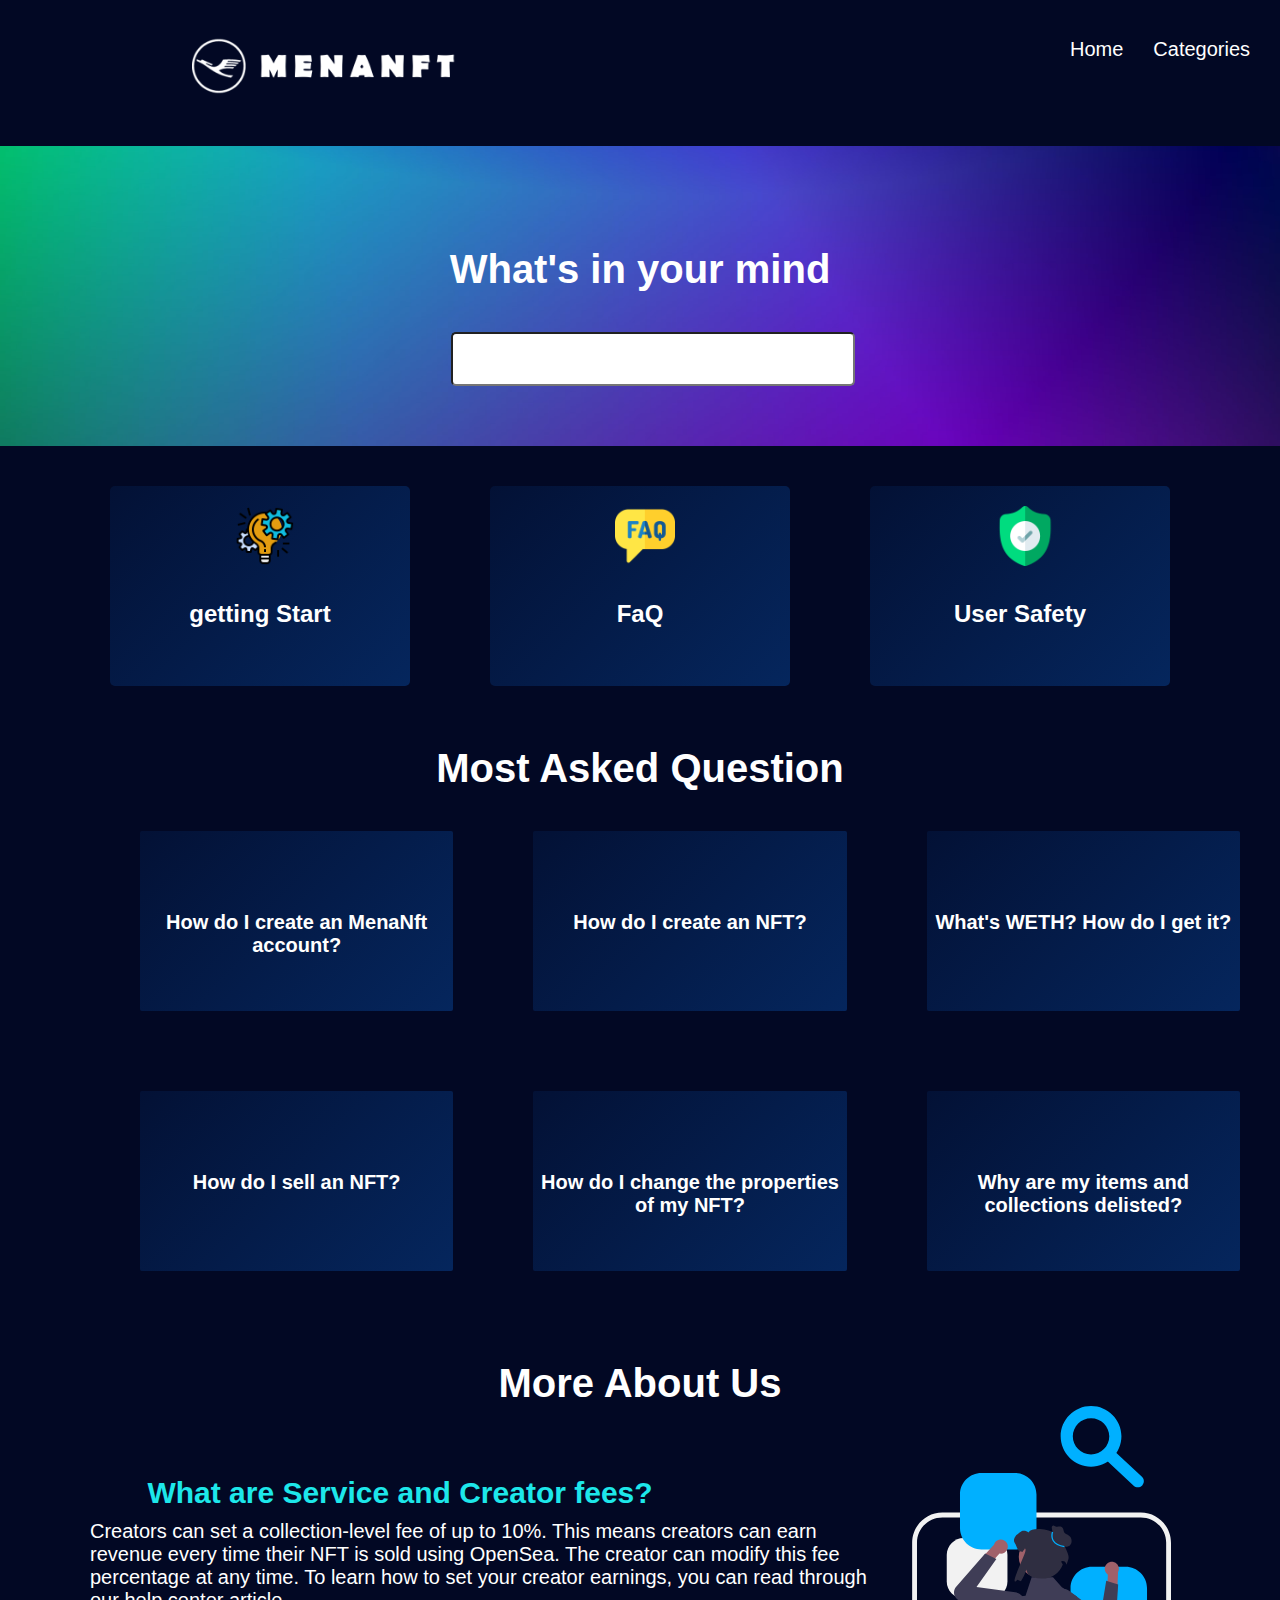
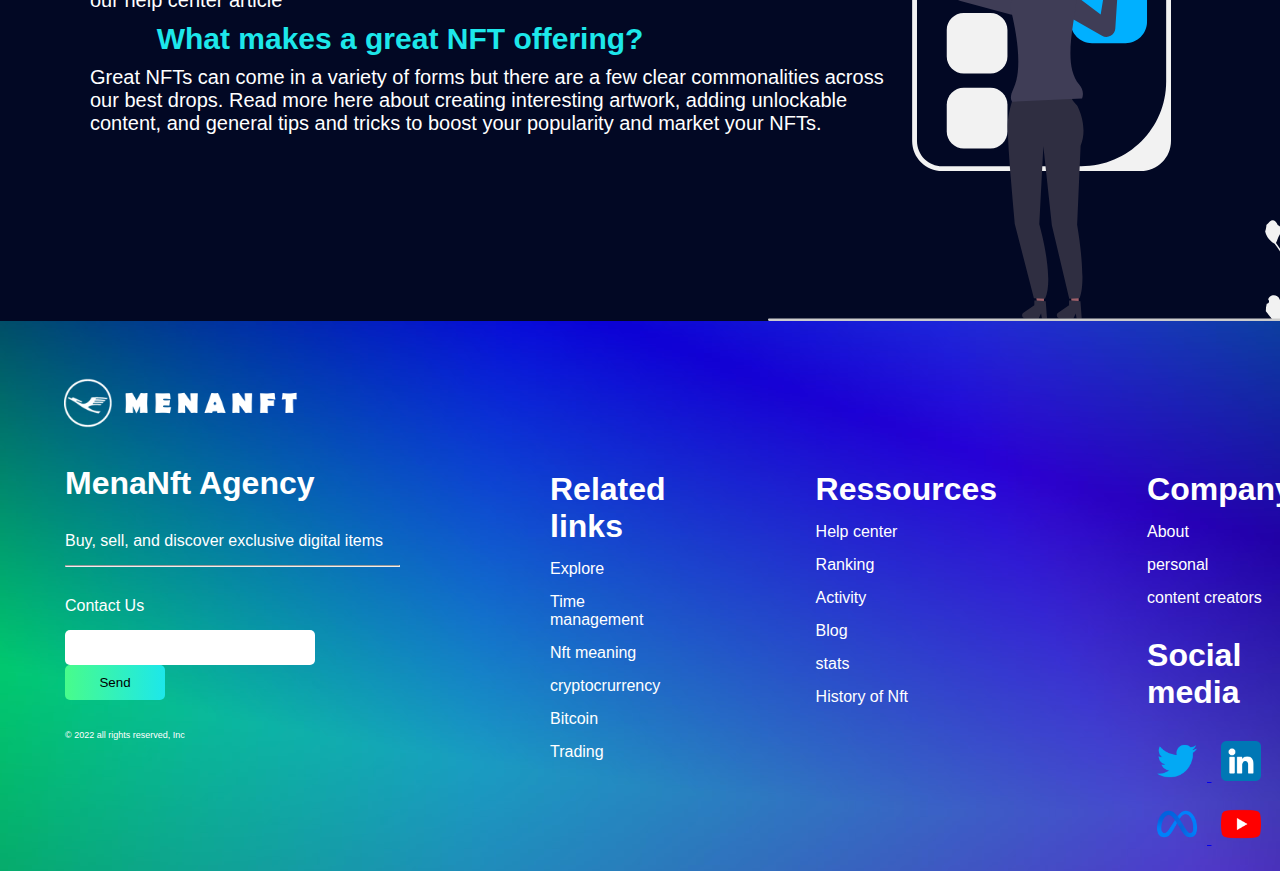
<file: about.html>
<!DOCTYPE html>
<html lang="en">

<head>
    <meta charset="UTF-8">
    <meta http-equiv="X-UA-Compatible" content="IE=edge">
    <meta name="viewport" content="width=device-width, initial-scale=1.0">
    <title>Document</title>

    <link rel="stylesheet" href="about.css">

</head>

<body>
    <header>
        <div class="navbar">
            <div class="main-logo">
                <img src="Untitled-2.png">
            </div>
            <ul class="element">
                <a href="index.html">
                    <li>Home</li>
                </a>

                <a href="categories.html">
                    <li>Categories</li>
                </a>
                <a href="profile.html">
                    <li>Profile</li>
                </a>
                <li>About Us</li>



                <!--<img src="menu(1).png">-->
            </ul>

        </div>
        <div class="part5 ">

            <div class="title1 ">
                <h1>What's in your mind</h1>


                <input type="search " placeholder="Search here ">
            </div>
        </div>

    </header>
    <div class="part1">
        <div class="About-card">
            <img src="project-management.png">
            <h2>getting Start</h2>
            <p></p>
        </div>
        <div class="About-card">
            <img src="faq.png">
            <h2>FaQ</h2>
            <p></p>
        </div>
        <div class="About-card">
            <img src="shield.png">
            <h2>User Safety

            </h2>
            <p></p>
        </div>
    </div>
    <section class="part2">
        <div class="titre">
            <h1>Most Asked Question</h1>
        </div>
        <div class="question-container">

            <div class="question-cards">

                <div class="question-card1">
                    <h2> How do I create an MenaNft account?</h2>
                </div>
                <div class="question-card1">
                    <h2>
                        How do I create an NFT?
                    </h2>
                </div>
                <div class="question-card1">
                    <h2> What's WETH? How do I get it? </h2>
                </div>
            </div>
            <div class="question-cards">
                <div class="question-card1">
                    <h2> How do I sell an NFT? </h2>
                </div>
                <div class="question-card1">
                    <h2>
                        How do I change the properties of my NFT?
                    </h2>
                </div>
                <div class="question-card1">
                    <h2> Why are my items and collections delisted?</h2>
                </div>
            </div>
        </div>

    </section>
    <section class="part3">
        <div class="titre">
            <h1>More About Us</h1>
        </div>
        <div class="container">
            <div class="paragraph">
                <h2>What are Service and Creator fees?</h2>
                <p>Creators can set a collection-level fee of up to 10%. This means creators can earn revenue every time their NFT is sold using OpenSea. The creator can modify this fee percentage at any time. To learn how to set your creator earnings, you
                    can read through our help center article</p>
                <h2> What makes a great NFT offering? </h2>
                <p>Great NFTs can come in a variety of forms but there are a few clear commonalities across our best drops. Read more here about creating interesting artwork, adding unlockable content, and general tips and tricks to boost your popularity
                    and market your NFTs. </p>
            </div>
            <img src="undraw_searching_re_3ra9.svg">
        </div>

    </section>
    <footer>
        <div class="footer1">
            <img src="Untitled-2.png">
            <h1>MenaNft Agency</h1>
            <p>Buy, sell, and discover exclusive digital items</p>
            <hr>
            <p>Contact Us</p>
            <div class="contact">
                <input type="email" alt="" value="" placeholder="Enter You Email">
                <button>Send</button>

            </div>
            <p style="font-size: 9px;">© 2022 all rights reserved, Inc</p>
        </div>
        <div class="footer2">
            <h1>Related links</h1>
            <p>Explore</p>
            <p>Time management</p>
            <p>Nft meaning</p>
            <p>cryptocrurrency</p>
            <p>Bitcoin</p>
            <p>Trading</p>

        </div>
        <div class="footer2">
            <h1>Ressources</h1>
            <p>Help center</p>
            <p>Ranking</p>
            <p>Activity</p>
            <p>Blog</p>
            <p>stats</p>
            <p>History of Nft</p>

        </div>
        <div class="social-media">
            <div class="footer2">
                <h1>Company</h1>
                <p>About</p>
                <p>personal </p>
                <p>content creators</p>


            </div>
            <div class="social-media-contact">
                <h1>Social media</h1>
                <div class="icons">

                    <button><a href="https://twitter.com/login"><img src="twitter(1).png"</a></button>
                    <button><a href="https://linkedin.com/"><img src="linkedin.png"</a></button>
                    <button><a href="https://Meta.com/login"><img src="meta.png"</a></button>
                    <button><a href="https://youtube.com/login"><img src="youtube.png"</a></button>

                </div>
            </div>
        </div>
    </footer>
</body>

</html>
</file>
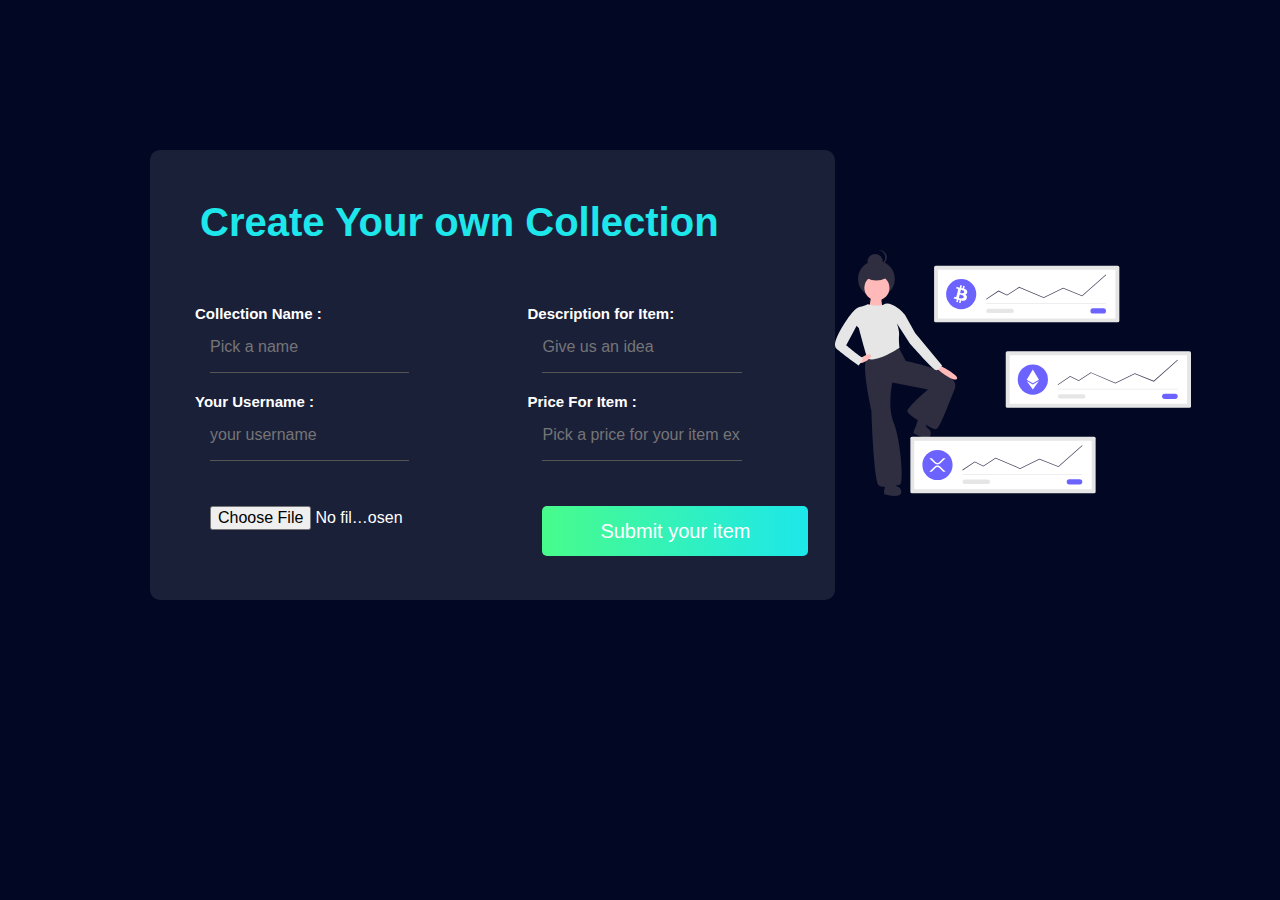
<file: Create.html>
<!DOCTYPE html>
<html lang="en">

<head>
    <meta charset="UTF-8">
    <meta http-equiv="X-UA-Compatible" content="IE=edge">
    <meta name="viewport" content="width=device-width, initial-scale=1.0">
    <title>Document</title>
    <link rel="stylesheet " href="create.css">
</head>

<body>
    <section class="sign-in">


        <div class="form-sign-in">

            <div class="main-title">
                <h1>Create Your own Collection</h1>
            </div>
            <form id="form3">
                <div class="inputs">

                    <div class="data">
                        <label>Collection Name :</label>
                        <input id="coll-name" type="text" placeholder="Pick a name ">
                        <span id="error1"></span>
                    </div>
                    <div class="data">
                        <label> Description for Item:</label>
                        <input id="description" type="text" placeholder="Give us an idea ">
                        <span id="error2"></span>
                    </div>
                    <div class="data">
                        <label>Your Username :</label>
                        <input id="my-name" type="text" placeholder="your username">
                        <span id="error3"></span>
                    </div>
                    <div class="data">
                        <label>Price For Item :</label>
                        <input id="Price" type="text" placeholder="Pick a price for your item ex 0.06 Eth">
                        <span id="error4"></span>
                    </div>
                    <div class="data">

                        <input id="file" type="file">
                    </div>
                    <div class="data">

                        <input id="submit" type="submit" value="Submit your item">
                    </div>
                </div>

            </form>


        </div>
        <div class="left-right">
            <img src="undraw_crypto_portfolio_2jy5.svg">
        </div>

    </section>
</body>
<script src="create.js"></script>

</html>
</file>
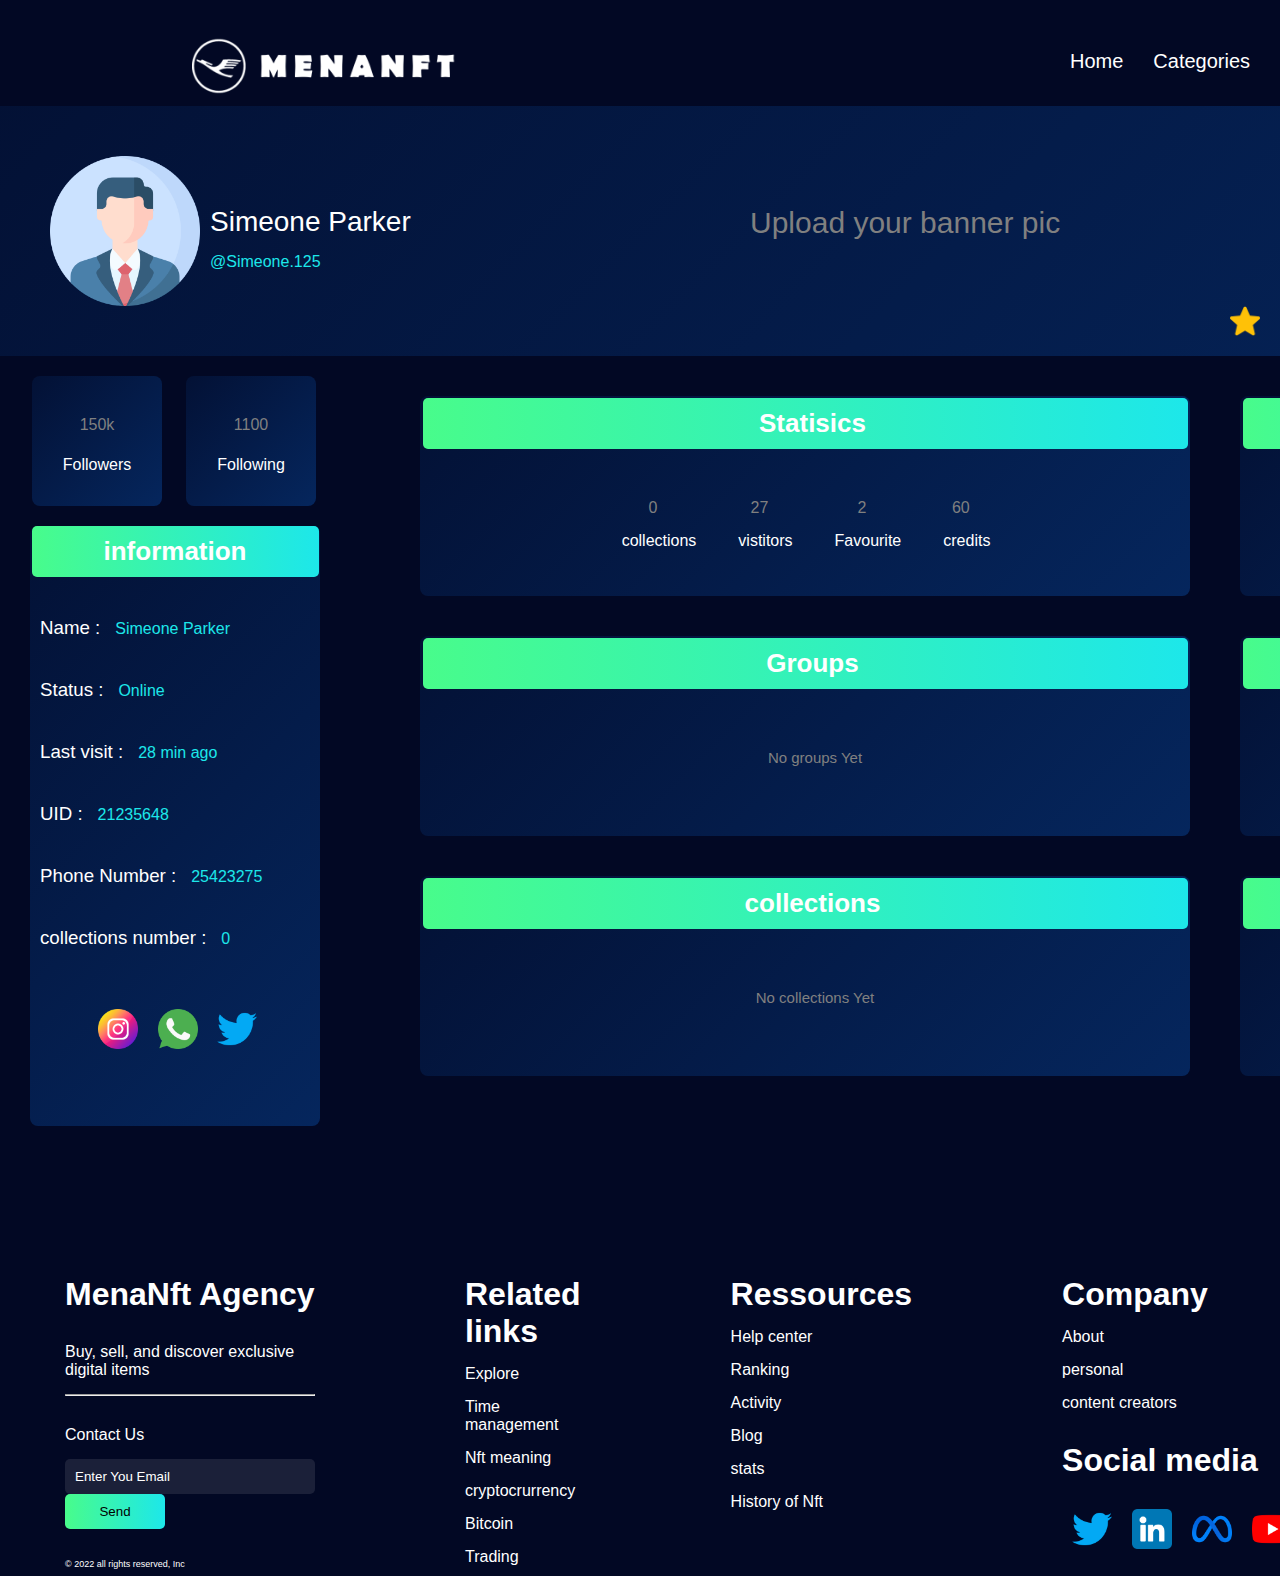
<file: profile.html>
<!DOCTYPE html>
<html lang="en">

<head>
    <meta charset="UTF-8">
    <meta http-equiv="X-UA-Compatible" content="IE=edge">
    <meta name="viewport" content="width=device-width, initial-scale=1.0">
    <title>Document</title>
    <link rel="stylesheet" href="profile.css">
</head>

<body>
    <header>



        <div class="navbar">
            <div class="main-logo">
                <img src="Untitled-2.png">
            </div>
            <ul class="element">
                <a href="index.html">
                    <li>Home</li>
                </a>
                <a href="categories.html">
                    <li>Categories</li>
                </a>
                <li>Profile</li>
                <a href="about.html">
                    <li>About Us</li>
                </a>



                <!--<img src="menu(1).png">-->
            </ul>

        </div>


    </header>
    <section class="profile-head">
        <div class="card-information">
            <div class="banner-pic">
                <!--   <img src="/Modern Gaming Cover YouTube Channel Art.png" </div>-->
                <div class="text">
                    <p>Upload your banner pic </p>
                </div>
                <div class="profile-pic">
                    <img src="profile.png" </div>
                    <div class="name-username">
                        <div class="name">
                            <p>Simeone Parker</p>
                        </div>
                        <div class="username">
                            <p>@Simeone.125</p>
                        </div>
                    </div>
                </div>
                <div class="icon-star">
                    <img src="star(1).png">

                </div>
            </div>
    </section>
    <section class="profile-section">
        <div class="attributs">
            <div class="follwers">

                <div class="box-followers">

                    <p id="number">150k </p>
                    <p id="text">Followers</p>
                </div>
                <div class="box-followers">

                    <p id="number">1100 </p>
                    <p id="text">Following</p>
                </div>

            </div>
            <div class="info">
                <div class="main-title">

                    <h2>information</h2>
                </div>
                <div class="name-line">
                    <h3> Name :</h3>
                    <p>Simeone Parker</p>
                </div>
                <div class="name-line">
                    <h3>Status :</h3>
                    <p>Online</p>
                </div>
                <div class="name-line">
                    <h3>Last visit :</h3>
                    <p>28 min ago</p>
                </div>
                <div class="name-line">
                    <h3>UID :</h3>
                    <p>21235648</p>
                </div>
                <div class="name-line">
                    <h3>Phone Number :</h3>
                    <p>25423275</p>
                </div>
                <div class="name-line">
                    <h3>collections number :</h3>
                    <p>0 </p>
                </div>

                <div id="icons">
                    <a href="https://instagram.com/login"> <img src="instagram(1).png"></a>
                    <a href="https://web.whatsapp.com/"><img src="whatsapp.png"></a>
                    <a href="https://twitter.com/login"> <img src="twitter(1).png"></a>



                </div>
            </div>
        </div>
        <div class="sec2">
            <div class="part2">
                <div class="stats">
                    <div id="stat" class="main-title">

                        <h2>Statisics</h2>
                    </div>
                    <div class="analyse">
                        <div class="container-stats">
                            <p id="number-stats">0</p>
                            <p id="text-stats">collections</p>
                        </div>
                        <div class="container-stats">
                            <p id="number-stats">27</p>
                            <p id="text-stats">vistitors</p>
                        </div>
                        <div class="container-stats">
                            <p id="number-stats">2</p>
                            <p id="text-stats">Favourite</p>
                        </div>
                        <div class="container-stats">
                            <p id="number-stats">60</p>
                            <p id="text-stats">credits</p>
                        </div>
                    </div>
                </div>
                <div class="stats">
                    <div id="stat" class="main-title">

                        <h2>Groups </h2>

                    </div>
                    <p id="description">No groups Yet</p>
                </div>
                <div class="stats">
                    <div id="stat" class="main-title">

                        <h2>collections</h2>

                    </div>
                    <p id="description">No collections Yet </p>
                </div>
            </div>
            <div class="part3">
                <div id="awards" class="stats">
                    <div id="detail" class="main-title">

                        <h2>Awards</h2>

                    </div>
                    <p id="description">No Awards Yet</p>
                </div>
                <div id="awards" class="stats">
                    <div id="detail" class="main-title">

                        <h2>Latest actions</h2>

                    </div>
                    <p id="description">No Results</p>
                </div>
                <div id="awards" class="stats">
                    <div id="detail" class="main-title">

                        <h2>Awards</h2>

                    </div>
                    <p id="description">No Awards Yet</p>
                </div>



    </section>
    </div>

    <footer>
        <div class="footer1">

            <h1>MenaNft Agency</h1>
            <p>Buy, sell, and discover exclusive digital items</p>
            <hr>
            <p>Contact Us</p>
            <div class="contact">
                <input type="email" alt="" value="" placeholder="Enter You Email">
                <button>Send</button>

            </div>
            <p style="font-size: 9px;">© 2022 all rights reserved, Inc</p>
        </div>
        <div class="footer2">
            <h1>Related links</h1>
            <p>Explore</p>
            <p>Time management</p>
            <p>Nft meaning</p>
            <p>cryptocrurrency</p>
            <p>Bitcoin</p>
            <p>Trading</p>

        </div>
        <div class="footer2">
            <h1>Ressources</h1>
            <p>Help center</p>
            <p>Ranking</p>
            <p>Activity</p>
            <p>Blog</p>
            <p>stats</p>
            <p>History of Nft</p>

        </div>
        <div class="social-media">
            <div class="footer2">
                <h1>Company</h1>
                <p>About</p>
                <p>personal </p>
                <p>content creators</p>


            </div>
            <div class="social-media-contact">
                <h1>Social media</h1>
                <div class="icons">

                    <button><a href="https://twitter.com/login"><img src="twitter(1).png"</a></button>
                    <button><a href="https://linkedin.com/"><img src="linkedin.png"</a></button>
                    <button><a href="https://Meta.com/login"><img src="meta.png"</a></button>
                    <button><a href="https://youtube.com/login"><img src="youtube.png"</a></button>

                </div>
            </div>

        </div>
    </footer>
</body>

</html>
</file>
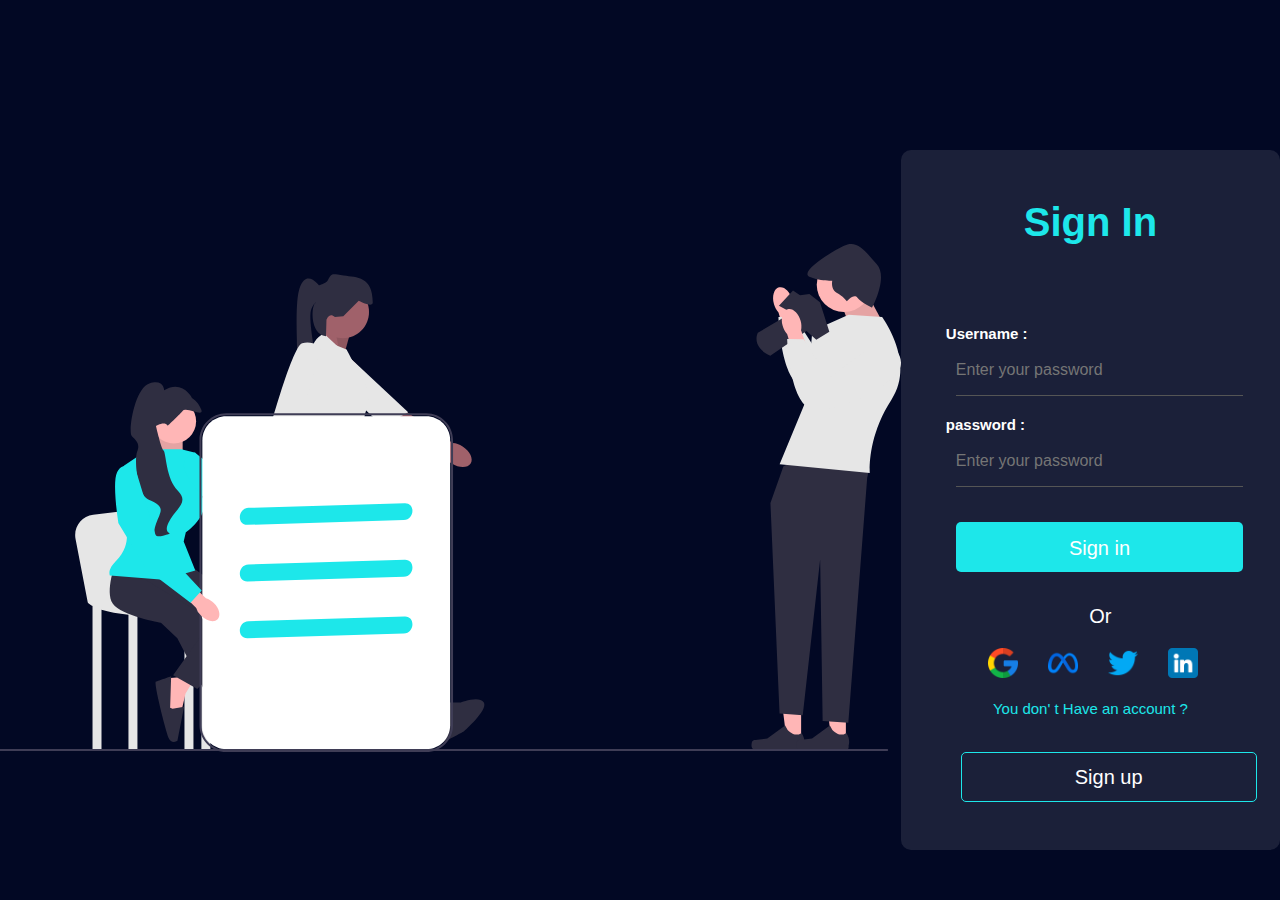
<file: sign-In.html>
<!DOCTYPE html>
<html lang="en">

<head>
    <meta charset="UTF-8">
    <meta http-equiv="X-UA-Compatible" content="IE=edge">
    <meta name="viewport" content="width=device-width, initial-scale=1.0">
    <link rel="stylesheet " href="sign-in.css">

    <title>Document</title>
</head>

<body>
    <section class="sign-in">

        <div class="left-right">
            <img src="undraw_good_team_re_hrvm.svg">
        </div>
        <div class="form-sign-in">

            <div class="main-title">
                <h1>Sign In </h1>
            </div>
            <form method="" action="" id="form1">
                <div class="inputs">
                    <label>Username :</label>
                    <input id="username" type="text" placeholder="Enter your password">
                    <span id="error-Username"></span>
                    <label>password :</label>

                    <input id="username" type="password" placeholder="Enter your password">
                    <div class="prim-btn">
                        <input id="signbtn" type="submit" value="Sign in"> </div>
                    <h3>Or</h3>
                </div>
                <div class="icons">
                    <a href="https://accounts.google.com/signin/v2/identifier?service=accountsettings&continue=https%3A%2F%2Fmyaccount.google.com%2F%3Futm_source%3Dsign_in_no_continue%26pli%3D1&ec=GAlAwAE&flowName=GlifWebSignIn&flowEntry=AddSession"> <img src="google(1).png"></a>
                    <a href="https://www.facebook.com/"><img src="meta.png"></a>
                    <a href="https://twitter.com/i/flow/login"><img src="twitter(1).png"></a>
                    <a href="https://tn.linkedin.com/"><img src="linkedin.png"></a>
                </div>
                <h3>You don' t Have an account ?</h3>
                <div class="secon-btn">
                    <a href="sign-up.html"> <input type="button" value="Sign up"> </a>
                </div>

        </div>
        </form>
    </section>



    <script src="signin.js"></script>
</body>

</html>
</file>
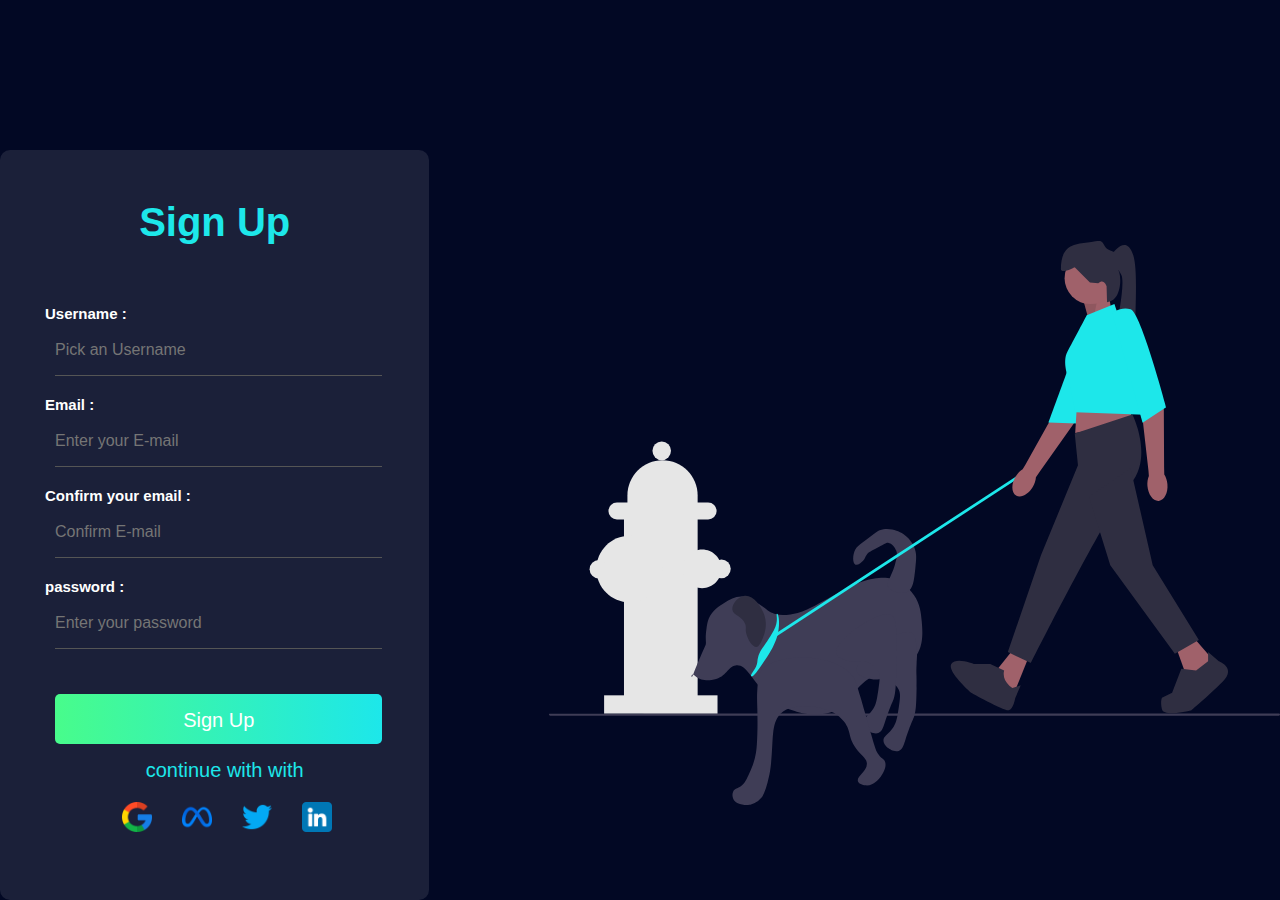
<file: sign-up.html>
<!DOCTYPE html>
<html lang="en">

<head>
    <meta charset="UTF-8">
    <meta http-equiv="X-UA-Compatible" content="IE=edge">
    <meta name="viewport" content="width=device-width, initial-scale=1.0">
    <title>Document</title>
    <link rel="stylesheet " href="signup.css">

</head>

<body>
    <section class="sign-in">


        <div class="form-sign-in">

            <div class="main-title">
                <h1>Sign Up </h1>
            </div>
            <form method="" action="smsverif.html" id="form2">
                <div class="inputs">
                    <label>Username :</label>
                    <input id="username" type="text" placeholder="Pick an Username">
                    <span id="error-Username"></span>
                    <label>Email :</label>

                    <input id="email" type="email" placeholder="Enter your E-mail">
                    <span id="email-error"></span>
                    <label>Confirm your email :</label>
                    <input id="E-mail" type="text" placeholder="Confirm E-mail">
                    <span id="E-mail-error"></span>
                    <label>password :</label>

                    <input id="password" type="password" placeholder="Enter your password">
                    <span id="pass-error"></span>
                    <div class="prim-btn">
                        <input type="submit" value="Sign Up"></a>
                    </div>
                    <h3>continue with with</h3>
                    <div class="icons">
                        <a href="https://accounts.google.com/signin/v2/identifier?service=accountsettings&continue=https%3A%2F%2Fmyaccount.google.com%2F%3Futm_source%3Dsign_in_no_continue%26pli%3D1&ec=GAlAwAE&flowName=GlifWebSignIn&flowEntry=AddSession"> <img src="google(1).png"></a>
                        <a href="https://www.facebook.com/"><img src="meta.png"></a>
                        <a href="https://twitter.com/i/flow/login"><img src="twitter(1).png"></a>
                        <a href="https://tn.linkedin.com/"><img src="linkedin.png"></a>
                    </div>


                </div>
            </form>

        </div>
        <div class="left-right">
            <img src="undraw_passing_by_re_g3qy.svg">
        </div>
    </section>
    <script src="script.js"></script>
</body>


</html>
</file>
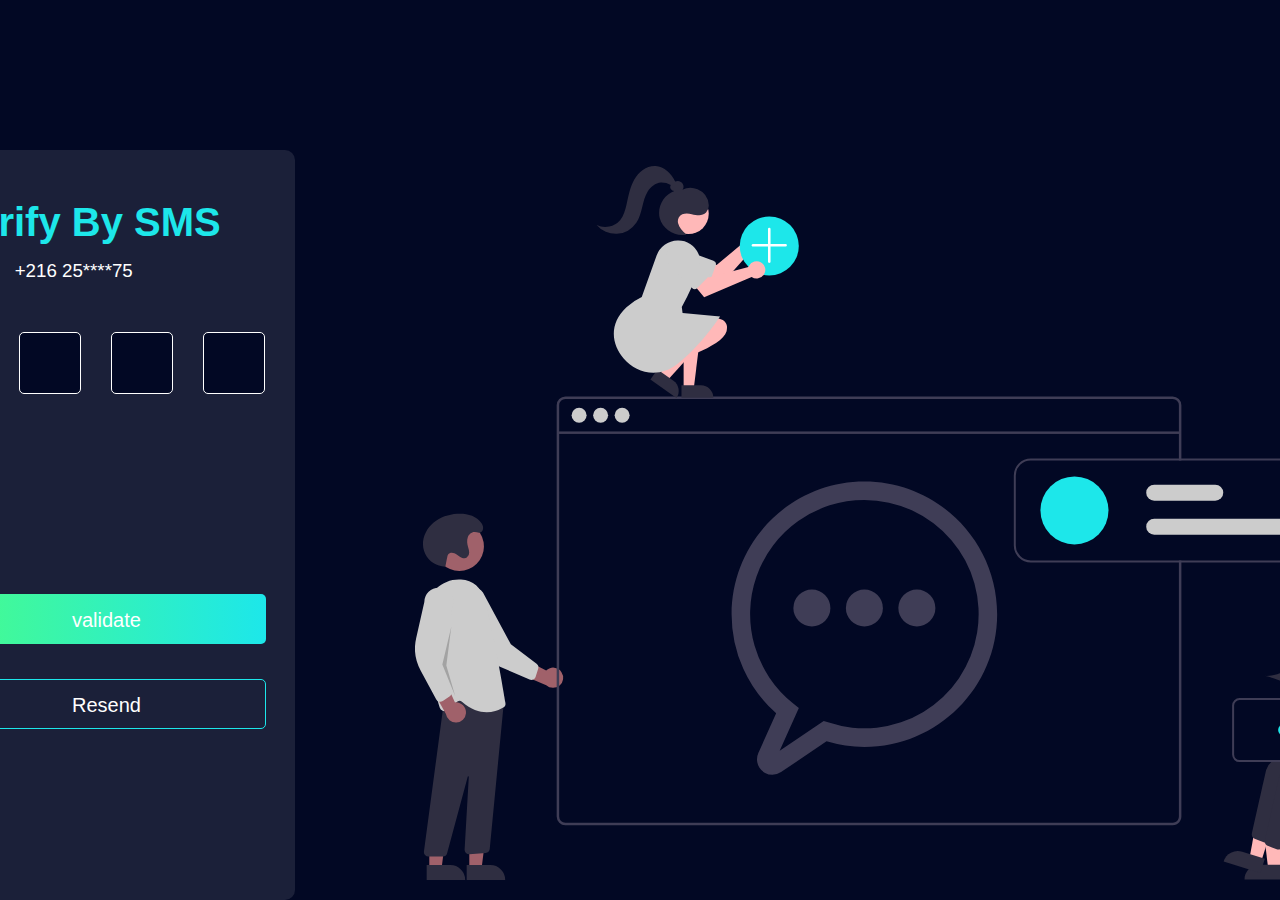
<file: smsverif.html>
<!DOCTYPE html>
<html lang="en">

<head>
    <meta charset="UTF-8">
    <meta http-equiv="X-UA-Compatible" content="IE=edge">
    <meta name="viewport" content="width=device-width, initial-scale=1.0">
    <title>Document</title>
    <link rel="stylesheet " href="signup.css">

</head>

<body>
    <section class="sign-in">


        <div class="form-sign-in">

            <div class="main-title">
                <h1>Verify By SMS</h1>
                <h3>+216 25****75</h3>
            </div>
            <form method="" action="profile.html" id="form2">
                <div class="inputs">

                    <div class="cases">
                        <input type="text" value="">
                        <input type="text" value="">
                        <input type="text" value="">
                        <input type="text" value="">
                    </div>

                    <div class="validate-btn">
                        <input id="signbtn" type="submit" value="validate"> </div>
                    <div class="secon-btn">
                        <input type="reset" value="Resend"> </a>
                    </div>
                </div>
            </form>

        </div>
        <div class="left-right">
            <img src="undraw_group_chat_re_frmo.svg">
        </div>
    </section>
    <script src="script.js"></script>
</body>


</html>
</file>
<file: about.css>
* {
    margin: 0;
    padding: 0;
}

body {
    font-weight: 400;
    font-family: Verdana, Geneva, Tahoma, sans-serif;
    background-color: #020824 !important;
    font-size: 16px;
}

.part5 {
    background: url(background.jpg) center no-repeat;
    background-size: cover;
    margin-top: 40px;
    height: 300px;
    display: flex;
    flex-direction: column;
    justify-content: center;
    align-items: center;
}

.title1 h1 {
    color: #fff;
    text-align: center;
    font-size: 40px;
    padding-top: 40px;
}

.title1 p {
    text-align: center;
    margin-top: 20px;
    color: #ffffff;
}

.title1 input {
    width: 400px;
    height: 50px;
    border-radius: 5px;
    cursor: pointer;
    margin-left: 300px;
    margin-top: 40px;
    margin-left: 25px;
}

.navbar {
    display: flex;
    padding-top: 30px;
}

.main-logo img {
    padding-left: 100px;
    width: 450px;
    padding-left: 120px;
}

.element {
    display: flex;
    padding-left: 500px;
    padding-top: 8px;
    cursor: pointer;
}

.element li {
    text-decoration: none;
    list-style-type: none;
    color: white;
    padding-right: 30px;
    font-size: 20px;
}

.element :hover {
    color: #f72585;
    cursor: pointer;
}

.login button {
    margin-left: 25px;
    background: linear-gradient(90deg, #48fc8b, #1de7ea);
    border: none;
    width: 60px;
    height: 30px;
    cursor: pointer;
    border-radius: 5px;
}

.part1 {
    width: 100%;
    display: flex;
    justify-content: center;
}

.About-card {
    background: linear-gradient( -45deg, rgb(5, 38, 93), rgba(5, 38, 93, 0.3));
    width: 300px;
    height: 200px;
    margin: 40px;
    border-radius: 5px;
    color: white;
}

.element a {
    text-decoration: none;
}

.part1 :hover {
    transform: scale(1.1);
}

.About-card img {
    width: 60px;
    padding-left: 125px;
    margin-top: 20px;
}

.About-card h2 {
    text-align: center;
    margin-top: 30px;
}

.question-cards {
    display: flex;
    padding-left: 100px;
    cursor: pointer;
}

.question-cards :hover {
    transform: scale(1.1);
}

.question-card1 {
    background: linear-gradient( -45deg, rgb(5, 38, 93), rgba(5, 38, 93, 0.3));
    width: 450px;
    height: 180px;
    margin: 40px;
    border-radius: 2px;
    color: white;
}

.titre h1 {
    text-align: center;
    font-size: 40px;
    color: #ffffff;
    padding-top: 20px;
}

.question-card1 h2 {
    text-align: center;
    font-size: 20px;
    padding-top: 80px;
}

.part3 {
    margin-top: 30px;
}

.container {
    display: flex;
    color: #ffffff;
}

.container img {
    border: none;
    border-bottom: none;
}

.paragraph {
    width: 60%;
    margin-top: 60px;
}

.paragraph h2 {
    width: 800px;
    text-align: center;
    color: #1de7ea;
    font-size: 30px;
    padding-top: 10px;
}

.paragraph p {
    width: 800px;
    font-size: 20px;
    margin-left: 90px;
    padding-top: 10px;
    font-weight: lighter;
}

footer {
    display: flex;
    color: #fff;
    height: 550px;
    background: url(background.jpg);
}

.footer1 {
    display: flex;
    flex-direction: column;
    margin-top: 50px;
}

.footer1 img {
    width: 400px;
}

.footer1 h1 {
    padding-left: 65px;
    padding-top: 30px;
}

.footer1 p {
    padding-left: 65px;
    padding-top: 30px;
    font-weight: lighter;
}

.footer1 hr {
    margin-left: 65px;
    margin-top: 15px;
    color: #fff;
}

.contact {
    padding-left: 65px;
    padding-top: 15px;
}

.contact input {
    border-radius: 5px;
    width: 250px;
    height: 35px;
    background-color: #ffffff;
    border: none;
}

 ::placeholder {
    color: rgb(255, 255, 255);
    opacity: 1;
    padding-left: 10px;
}

 :-ms-input-placeholder {
    color: rgb(255, 255, 255);
}

 ::-ms-input-placeholder {
    color: rgb(255, 255, 255);
}

.contact button {
    background: linear-gradient(90deg, #48fc8b, #1de7ea);
    border: none;
    width: 100px;
    height: 35px;
    border-radius: 5px;
    cursor: pointer;
}

.footer2 {
    margin-left: 150px;
    margin-top: 150px;
}

.footer2 p {
    margin-top: 15px;
    cursor: pointer;
}

.footer2 :hover {
    color: #f72585;
}

.social-media-contact button {
    background-color: transparent;
    border: none;
}

.social-media-contact {
    display: flex;
    flex-direction: column;
}

.social-media-contact img {
    width: 40px;
}

.social-media-contact h1 {
    padding-left: 150px;
    padding-top: 30px;
}

.icons {
    padding-left: 150px;
    padding-top: 20px;
}

.icons button {
    margin: 10px;
}

@media screen and (min-width: 451px) and (max-width: 900px) {
    .main-logo img {
        display: none;
    }
    .navbar img {
        display: none;
    }
    .login {
        display: none;
    }
    .element {
        padding-left: 25%;
    }
    .part1 {
        display: flex;
        flex-direction: column;
        justify-content: center;
        align-items: center;
    }
    .question-cards {
        display: flex;
        flex-direction: column;
        justify-content: center;
        padding-left: 120px;
    }
    .container img {
        display: none;
    }
    .container {
        padding: 0;
        margin-left: -90px;
        width: 700px;
    }
    .paragraph h2 {
        padding-left: 100px;
    }
    .paragraph p {
        width: 600px;
        font-size: 20px;
        margin-left: 90px;
        padding-top: 10px;
        font-weight: 100;
        text-align: center;
        padding-left: 100px;
    }
    .paragraph {
        padding-top: 20px;
    }
    footer {
        display: flex;
        flex-direction: column;
        padding-left: 200px;
    }
    .footer1 hr {
        display: none;
    }
    .footer2 {
        display: none;
    }
    .social-media-contact h1 {
        padding-left: 70px;
    }
    .icons {
        padding-left: 70px;
    }
}
</file>
<file: create.css>
* {
    margin: 0;
    padding: 0;
}

body {
    font-weight: 400;
    font-family: Verdana, Geneva, Tahoma, sans-serif;
    background-color: #020824 !important;
    font-size: 16px;
}

.sign-in {
    margin-top: 150px;
    display: flex;
    justify-content: center;
    align-items: center;
}

.main-title h1 {
    padding-top: 50px;
    padding-left: 50px;
    color: #1de7ea;
    font-size: 40px;
}

.form-sign-in {
    background-color: #1b2039;
    width: 1500px;
    margin-left: 150px;
    height: 450px;
    border-radius: 10px;
}

#submit {
    background: linear-gradient(90deg, #48fc8b, #1de7ea);
    border: none;
    width: 80%;
    height: 50px;
    border-radius: 5px;
    cursor: pointer;
    font-size: 20px;
    margin-top: 35px;
    animation-name: fadein;
    animation-duration: 5s;
}

.inputs {
    display: flex;
    padding-top: 50px;
    margin-left: 20px;
    animation-name: fadein;
    animation-duration: 5s;
    flex-wrap: wrap;
}

.data {
    display: flex;
    flex-direction: column;
    width: 50%;
}

#file {
    border-bottom: none;
    padding-top: 35px;
}

.inputs input {
    margin-top: 0px;
    height: 40px;
    margin-left: 35px;
    border: 0;
    border-bottom: 1px solid #555;
    background: transparent;
    width: 30%;
    padding: 8px 0 5px 0;
    font-size: 16px;
    color: #fff;
}

.data input {
    margin-left: 40px;
    width: 60%;
    padding-top: 5px;
}

.prim-btn input {
    background: linear-gradient(90deg, #48fc8b, #1de7ea);
    border: none;
    width: 80%;
    height: 50px;
    border-radius: 5px;
    cursor: pointer;
    font-size: 20px;
    margin-top: 35px;
    animation-name: fadein;
    animation-duration: 5s;
}

.prim-btn :hover {}

.inputs label {
    color: white;
    font-size: 15px;
    font-weight: bold;
    margin-top: 10px;
    margin-left: 25px;
}

@keyframes fadein {
    0% {
        opacity: 0;
    }
    100% {
        opacity: 1;
    }
}

.left-right img {
    width: 80%;
    animation-name: fadein;
    animation-duration: 5s;
}

#error-Username {
    color: red;
    font-size: 8px;
}

#error1 {
    color: red;
    font-size: 10px;
    padding-left: 35px;
    padding-top: 10px;
}

#error2 {
    color: red;
    font-size: 10px;
    padding-left: 35px;
    padding-top: 10px;
}

#error3 {
    color: red;
    font-size: 10px;
    padding-left: 35px;
    padding-top: 10px;
}

#error4 {
    color: red;
    font-size: 10px;
    padding-left: 35px;
    padding-top: 10px;
}

@media screen and (min-width: 451px) and (max-width: 1100px) {
    .left-right img {
        display: none;
    }
    .inputs {
        display: flex;
        flex-direction: column;
        padding-top: 50px;
        margin-left: 20px;
        animation-name: fadein;
        animation-duration: 5s;
        flex-wrap: wrap;
    }
    .sign-in {
        height: 1500px;
        margin-top: 150px;
        display: flex;
        justify-content: center;
        align-items: center;
    }
    .form-sign-in {
        background-color: #1b2039;
        width: 500px;
        height: 800px;
        margin-left: 150px;
        border-radius: 10px;
        margin-top: -100%;
    }
    .inputs input {
        width: 150%;
    }
    #submit {
        margin-left: 250px;
    }
}

@media screen and (max-width: 450px) {
    .left-right img {
        display: none;
    }
    .inputs {
        display: flex;
        flex-direction: column;
        padding-top: 50px;
        margin-left: 20px;
        animation-name: fadein;
        animation-duration: 5s;
        flex-wrap: wrap;
    }
    .sign-in {
        height: 1500px;
        margin-top: 150px;
        display: flex;
        justify-content: center;
        align-items: center;
    }
    .form-sign-in {
        background-color: #1b2039;
        width: 400px;
        height: 800px;
        margin-left: 15px;
        border-radius: 10px;
        margin-top: -100%;
    }
    .inputs input {
        width: 150%;
    }
    #submit {
        margin-left: 150px;
    }
}
</file>
<file: profile.css>
* {
                margin: 0;
                padding: 0;
            }
            
            body {
                font-weight: 400;
                font-family: Verdana, Geneva, Tahoma, sans-serif;
                background-color: #020824 !important;
                font-size: 16px;
            }
            
            .navbar {
                display: flex;
                padding-top: 30px;
            }
            
            .main-logo img {
                padding-left: 100px;
                width: 450px;
                padding-left: 120px;
            }
            
            .element {
                display: flex;
                padding-left: 500px;
                padding-top: 20px;
                cursor: pointer;
            }
            
            .element li {
                text-decoration: none;
                list-style-type: none;
                color: white;
                padding-right: 30px;
                font-size: 20px;
            }
            
            .element :hover {
                color: #f72585;
                cursor: pointer;
            }
            
            .element a {
                text-decoration: none;
            }
            
            .card-information {
                width: 1845px;
                height: 250px;
                background: linear-gradient( -45deg, rgb(5, 38, 93), rgba(5, 38, 93, 0.3));
            }
            
            .profile-pic img {
                width: 150px;
                width: 150px;
                padding-left: 50px;
                padding-top: 50px;
                position: absolute;
            }
            
            .banner-pic img {
                width: 150px;
                width: 150px;
                padding-left: 50px;
                padding-top: 50px;
                position: absolute;
            }
            
            .text p {
                text-align: center;
                color: gray;
                font-size: 30px;
                position: absolute;
                padding-top: 100px;
                padding-left: 750px;
            }
            
            .text :hover {
                color: #1de7ea;
                cursor: pointer;
            }
            
            .name-username {
                display: flex;
                flex-direction: column;
                position: absolute;
                color: #fff;
                padding-left: 210px;
                padding-top: 100px;
            }
            
            .name p {
                padding-bottom: 15px;
                font-size: 28px;
            }
            
            .username p {
                color: #1de7ea;
            }
            
            .icons {
                display: flex;
            }
            
            .icon-star img {
                right: 0;
                width: 30px;
                padding-top: 200px;
                padding-right: 20px;
            }
            
            .icon-2 img {
                padding-top: 200px;
                padding-right: 50px;
            }
            
            .box-followers {
                background: linear-gradient( -45deg, rgb(5, 38, 93), rgba(5, 38, 93, 0.3));
                color: #fff;
                width: 130px;
                height: 130px;
                margin: 20px 12px;
                display: flex;
                flex-direction: column;
                align-items: center;
                border-radius: 8px;
            }
            
            #text {
                position: absolute;
                margin-top: 80px;
            }
            
            #number {
                margin-top: 40px;
                color: gray;
            }
            
            .follwers {
                display: flex;
                padding-left: 20px;
                width: 400px;
            }
            
            .follwers :hover {
                background: linear-gradient(90deg, #48fc8b, #1de7ea);
                cursor: pointer;
                transform: scale(1.1);
            }
            
            .profile-section {
                display: flex;
            }
            
            .sec2 {
                display: flex;
            }
            
            .info {
                background: linear-gradient( -45deg, rgb(5, 38, 93), rgba(5, 38, 93, 0.3));
                color: #fff;
                width: 270px;
                height: 600px;
                display: flex;
                flex-direction: column;
                align-items: center;
                border-radius: 8px;
                display: flex;
                padding-left: 20px;
                margin-left: 30px;
            }
            
            .main-title {
                padding: 0;
                width: 100%;
                background: linear-gradient(90deg, #48fc8b, #1de7ea);
                margin-right: 25px;
                margin-top: 0px;
                width: 287px;
                border-radius: 5px;
                margin-left: 5px;
            }
            
            .main-title h2 {
                margin-top: 12px;
                text-align: center;
                font-size: 26px;
                margin-top: 10px;
                margin-bottom: 10px;
            }
            
            .name-line {
                display: flex;
                width: 350px;
                margin-top: 25px;
            }
            
            .name-line h3 {
                margin-left: 30px;
                margin-top: 15px;
                font-weight: 500;
            }
            
            .name-line p {
                padding-left: 15px;
                padding-top: 18px;
                color: #1de7ea;
            }
            
            #icons img {
                padding-top: 060px;
                width: 50px;
                width: 40px;
                padding-right: 15px;
                height: 40px;
            }
            
            #stat {
                padding: 0;
                background: linear-gradient(90deg, #48fc8b, #1de7ea);
                margin-right: 25px;
                margin-top: 0px;
                border-radius: 5px;
                margin-left: 5px;
                width: 750px;
                margin-top: 2px;
                padding-left: 15px;
            }
            
            .stats {
                background: linear-gradient( -45deg, rgb(5, 38, 93), rgba(5, 38, 93, 0.3));
                color: #fff;
                width: 750px;
                height: 200px;
                display: flex;
                flex-direction: column;
                align-items: center;
                border-radius: 8px;
                display: flex;
                padding-left: 20px;
                margin-left: 0px;
                margin-top: 40px;
            }
            
            .container-stats {
                margin-right: 80%;
                margin-top: 50px;
                margin-right: 30px;
            }
            
            #text-stats {
                margin-top: 15px;
                padding-left: 12px;
            }
            
            #number-stats {
                color: gray;
                text-align: center;
            }
            
            .analyse {
                display: flex;
                margin-right: 500px;
                margin-left: 500px;
            }
            
            .part2 {
                display: flex;
                flex-direction: column;
            }
            
            #description {
                margin-top: 60px;
                color: gray;
                font-size: 15px;
            }
            
            .part3 {
                padding-left: 50px;
            }
            
            #awards {
                width: 500px;
            }
            
            #detail {
                background: linear-gradient(90deg, #48fc8b, #1de7ea);
                border-radius: 5px;
                margin-left: 5px;
                margin-top: 2px;
                padding-left: 15px;
                width: 500px;
            }
            
            footer {
                display: flex;
                color: #fff;
                height: 450px;
            }
            
            .footer1 {
                display: flex;
                flex-direction: column;
                margin-top: 120px;
            }
            
            .footer1 img {
                width: 400px;
            }
            
            .footer1 h1 {
                padding-left: 65px;
                padding-top: 30px;
            }
            
            .footer1 p {
                padding-left: 65px;
                padding-top: 30px;
                font-weight: lighter;
            }
            
            .footer1 hr {
                margin-left: 65px;
                margin-top: 15px;
            }
            
            .contact {
                padding-left: 65px;
                padding-top: 15px;
            }
            
            .contact input {
                border-radius: 5px;
                width: 250px;
                height: 35px;
                background-color: #1b2039;
                border: none;
            }
            
             ::placeholder {
                color: rgb(255, 255, 255);
                opacity: 1;
                padding-left: 10px;
            }
            
             :-ms-input-placeholder {
                color: rgb(255, 255, 255);
            }
            
             ::-ms-input-placeholder {
                color: rgb(255, 255, 255);
            }
            
            .contact button {
                background: linear-gradient(90deg, #48fc8b, #1de7ea);
                border: none;
                width: 100px;
                height: 35px;
                border-radius: 5px;
                cursor: pointer;
            }
            
            .footer2 {
                margin-left: 150px;
                margin-top: 150px;
            }
            
            .footer2 p {
                margin-top: 15px;
                cursor: pointer;
            }
            
            .footer2 :hover {
                color: #f72585;
            }
            
            .social-media-contact button {
                background-color: transparent;
                border: none;
            }
            
            .social-media-contact {
                display: flex;
                flex-direction: column;
            }
            
            .social-media-contact img {
                width: 40px;
            }
            
            .social-media-contact h1 {
                padding-left: 150px;
                padding-top: 30px;
            }
            
            .icons {
                padding-left: 150px;
                padding-top: 20px;
            }
            
            .icons button {
                margin: 10px;
            }
            
            @media screen and (min-width: 451px) and (max-width: 900px) {
                .card-information {
                    width: 1050px;
                }
                .text {
                    display: none;
                }
                .profile-pic {
                    display: flex;
                    flex-direction: column;
                    justify-content: center;
                    align-items: center;
                }
                .profile-pic img {
                    padding-top: 170px;
                }
                .name-username {
                    padding-top: 400px;
                    margin-right: 150px;
                }
                .username p {
                    padding-left: 40px;
                }
                .main-logo img {
                    display: none;
                }
                .navbar img {
                    display: none;
                }
                .login {
                    display: none;
                }
                .element {
                    padding-top: 0px;
                    padding-left: 330px;
                    padding-bottom: 15px;
                }
                .profile-section {
                    display: flex;
                    width: 40%;
                }
                .stats {
                    width: 500px;
                }
                #stat {
                    width: 500px;
                }
                .sec2 {
                    display: flex;
                    flex-wrap: wrap;
                }
                .part3 {
                    padding-left: 0;
                }
                .info {
                    height: 800px;
                }
                footer {
                    display: flex;
                    flex-direction: column;
                    padding-left: 270px;
                }
                .footer1 {
                    margin: 0;
                }
                .footer1 hr {
                    display: none;
                }
                .footer2 {
                    display: none;
                }
                .social-media-contact h1 {
                    padding-left: 70px;
                }
                .icons {
                    padding-left: 70px;
                }
                #icons {
                    padding-top: 250px;
                }
            }
            
            @media screen and (max-width: 450px) {
                .navbar {
                    background: #020824;
                    position: absolute;
                    left: 0;
                    top: 5em;
                    width: 100%;
                    height: 0;
                    display: flex;
                    justify-content: center;
                    align-items: center;
                    flex-direction: column;
                    opacity: 0;
                    transition: 0.6s;
                    overflow: hidden;
                    z-index: 9;
                }
                .profile-section {
                    display: flex;
                    flex-direction: column;
                }
                .stats {
                    width: 400px;
                }
                #stat {
                    width: 400px;
                }
                .part3 {
                    padding-left: 0;
                }
                footer {
                    display: flex;
                    flex-direction: column;
                    padding: 0;
                    margin: 0;
                }
                .footer2 {
                    margin-left: 60px;
                    margin-top: 60px;
                }
                .social-media-contact {
                    display: none;
                }
                .info {
                    width: 380px;
                    padding-left: 0px;
                }
                .main-title {
                    width: 380px;
                    margin-left: 0px;
                    margin-right: 0px;
                }
                .follwers {
                    padding-left: 60px;
                }
                #detail {
                    width: 400px;
                    margin-right: 22px;
                }
                #awards {
                    width: 400px;
                }
            }
</file>
<file: sign-in.css>
* {
            margin: 0;
            padding: 0;
        }
        
        body {
            font-weight: 400;
            font-family: Verdana, Geneva, Tahoma, sans-serif;
            background-color: #020824 !important;
            font-size: 16px;
        }
        
        .sign-in {
            margin-top: 150px;
            display: flex;
            justify-content: center;
            align-items: center;
        }
        
        .main-title h1 {
            text-align: center;
            padding-top: 50px;
            color: #1de7ea;
            font-size: 40px;
        }
        
        .form-sign-in {
            background-color: #1b2039;
            width: 600px;
            height: 700px;
            border-radius: 10px;
        }
        
        .inputs {
            display: flex;
            flex-direction: column;
            padding-top: 70px;
            margin-left: 20px;
            animation-name: fadein;
            animation-duration: 5s;
        }
        
        .inputs input {
            margin-top: 0px;
            width: 70%;
            height: 40px;
            margin-left: 35px;
            border: 0;
            border-bottom: 1px solid #555;
            background: transparent;
            width: 80%;
            padding: 8px 0 5px 0;
            font-size: 16px;
            color: #fff;
        }
        
        .prim-btn input {
            background: linear-gradient(90deg, #48fc8b, #1de7ea);
            border: none;
            width: 80%;
            height: 50px;
            border-radius: 5px;
            cursor: pointer;
            font-size: 20px;
            margin-top: 35px;
            animation-name: fadein;
            animation-duration: 5s;
        }
        
        .inputs label {
            color: white;
            font-size: 15px;
            font-weight: bold;
            margin-top: 10px;
            margin-left: 25px;
        }
        
        .inputs h3 {
            font-weight: lighter;
            font-size: 20px;
            margin-top: 15px;
            text-align: center;
            color: #fff;
        }
        
        .left-right img {
            animation-name: fadein;
            animation-duration: 5s;
        }
        
        .icons {
            display: flex;
            margin-top: 20px;
            justify-content: center;
            align-items: center;
            padding-left: 35px;
        }
        
        .icons img {
            width: 30px;
            padding-right: 30px;
            animation-name: fadein;
            animation-duration: 5s;
        }
        
        @keyframes fadein {
            0% {
                opacity: 0;
            }
            100% {
                opacity: 1;
            }
        }
        
        .prim-btn input {
            background: #1de7ea;
            color: #ffffff;
        }
        
        .secon-btn input {
            border: 1px#1de7ea solid;
            color: rgb(255, 255, 255);
            background: transparent;
            border: 1px solid #1de7ea;
            width: 78%;
            height: 50px;
            border-radius: 5px;
            font-size: 20px;
            margin-top: 35px;
            animation-name: fadein;
            animation-duration: 5s;
            margin-left: 60px;
        }
        
        h3 {
            color: #1de7ea;
            padding-top: 18px;
            font-size: 15px;
            font-weight: lighter;
            text-align: center;
        }
        
        #error-Username {
            color: red;
            font-size: 10px;
            padding-left: 35px;
            padding-top: 10px;
        }
        
        @media screen and (min-width: 451px) and (max-width: 1100px) {
            .left-right img {
                display: none;
            }
            .form-sign-in {
                width: 500px;
                margin-top: -80px;
            }
        }
        
        @media screen and (max-width: 450px) {
            .left-right img {
                display: none;
            }
            .form-sign-in {
                width: 400px;
                height: 500;
                margin-top: -80px;
            }
        }
</file>
<file: signup.css>
* {
    margin: 0;
    padding: 0;
}

body {
    font-weight: 400;
    font-family: Verdana, Geneva, Tahoma, sans-serif;
    background-color: #020824 !important;
    font-size: 16px;
}

.sign-in {
    margin-top: 150px;
    display: flex;
    justify-content: center;
    align-items: center;
}

.main-title h1 {
    text-align: center;
    padding-top: 50px;
    color: #1de7ea;
    font-size: 40px;
}

.form-sign-in {
    background-color: #1b2039;
    width: 600px;
    height: 750px;
    border-radius: 10px;
    margin-right: 120px;
}

.inputs {
    display: flex;
    flex-direction: column;
    padding-top: 50px;
    margin-left: 20px;
    animation-name: fadein;
    animation-duration: 5s;
}

.inputs input {
    margin-top: 0px;
    height: 40px;
    margin-left: 35px;
    border: 0;
    border-bottom: 1px solid #555;
    background: transparent;
    width: 80%;
    padding: 8px 0 5px 0;
    font-size: 16px;
    color: #fff;
}

.cases input {
    background-color: #020824;
    border: 1px solid #ffffff;
    height: 46.5px;
    width: 60px;
    border-radius: 5px;
}

.prim-btn input {
    background: linear-gradient(90deg, #48fc8b, #1de7ea);
    border: none;
    width: 80%;
    height: 50px;
    border-radius: 5px;
    cursor: pointer;
    font-size: 20px;
    margin-top: 35px;
    animation-name: fadein;
    animation-duration: 5s;
}

.inputs label {
    color: white;
    font-size: 15px;
    font-weight: bold;
    margin-top: 10px;
    margin-left: 25px;
}

.inputs h3 {
    font-weight: lighter;
    font-size: 20px;
    margin-top: 15px;
    text-align: center;
    color: #1de7ea;
}

.left-right img {
    animation-name: fadein;
    animation-duration: 5s;
}

.icons {
    display: flex;
    margin-top: 20px;
    justify-content: center;
    align-items: center;
    padding-left: 35px;
}

.icons img {
    width: 30px;
    padding-right: 30px;
    animation-name: fadein;
    animation-duration: 3s;
}

@keyframes fadein {
    0% {
        opacity: 0;
    }
    100% {
        opacity: 1;
    }
}

#error-Username {
    color: red;
    font-size: 10px;
    padding-left: 35px;
    padding-top: 10px;
}

#email-error {
    color: red;
    font-size: 10px;
    padding-left: 35px;
    padding-top: 10px;
}

#E-mail-error {
    color: red;
    font-size: 10px;
    padding-left: 35px;
    padding-top: 10px;
}

#pass-error {
    color: red;
    font-size: 10px;
    padding-left: 35px;
    padding-top: 10px;
}

.main-title h3 {
    text-align: center;
    color: #fff;
    margin-top: 15px;
    font-weight: lighter;
    padding-right: 25px;
}

.cases {
    display: flex;
    justify-content: center;
    margin-right: 30px;
}

.cases input {
    margin-left: 30px;
}

.validate-btn input {
    background: linear-gradient(90deg, #48fc8b, #1de7ea);
    border: none;
    width: 80%;
    height: 50px;
    border-radius: 5px;
    cursor: pointer;
    font-size: 20px;
    margin-left: 50px;
    animation-name: fadein;
    animation-duration: 5s;
    margin-top: 200px;
}

.secon-btn input {
    border: 1px#1de7ea solid;
    color: rgb(255, 255, 255);
    background: transparent;
    border: 1px solid #1de7ea;
    width: 80%;
    height: 50px;
    border-radius: 5px;
    font-size: 20px;
    margin-top: 35px;
    animation-name: fadein;
    animation-duration: 5s;
    margin-left: 50px;
}

@media screen and (min-width: 451px) and (max-width: 1100px) {
    .left-right img {
        display: none;
    }
}

@media screen and (max-width: 450px) {
    .left-right img {
        display: none;
    }
    .form-sign-in {
        width: 400px;
        height: 500;
        margin-top: -80px;
    }
    .sign-in {
        width: 600px;
        margin-left: -20px;
    }
}
</file>
